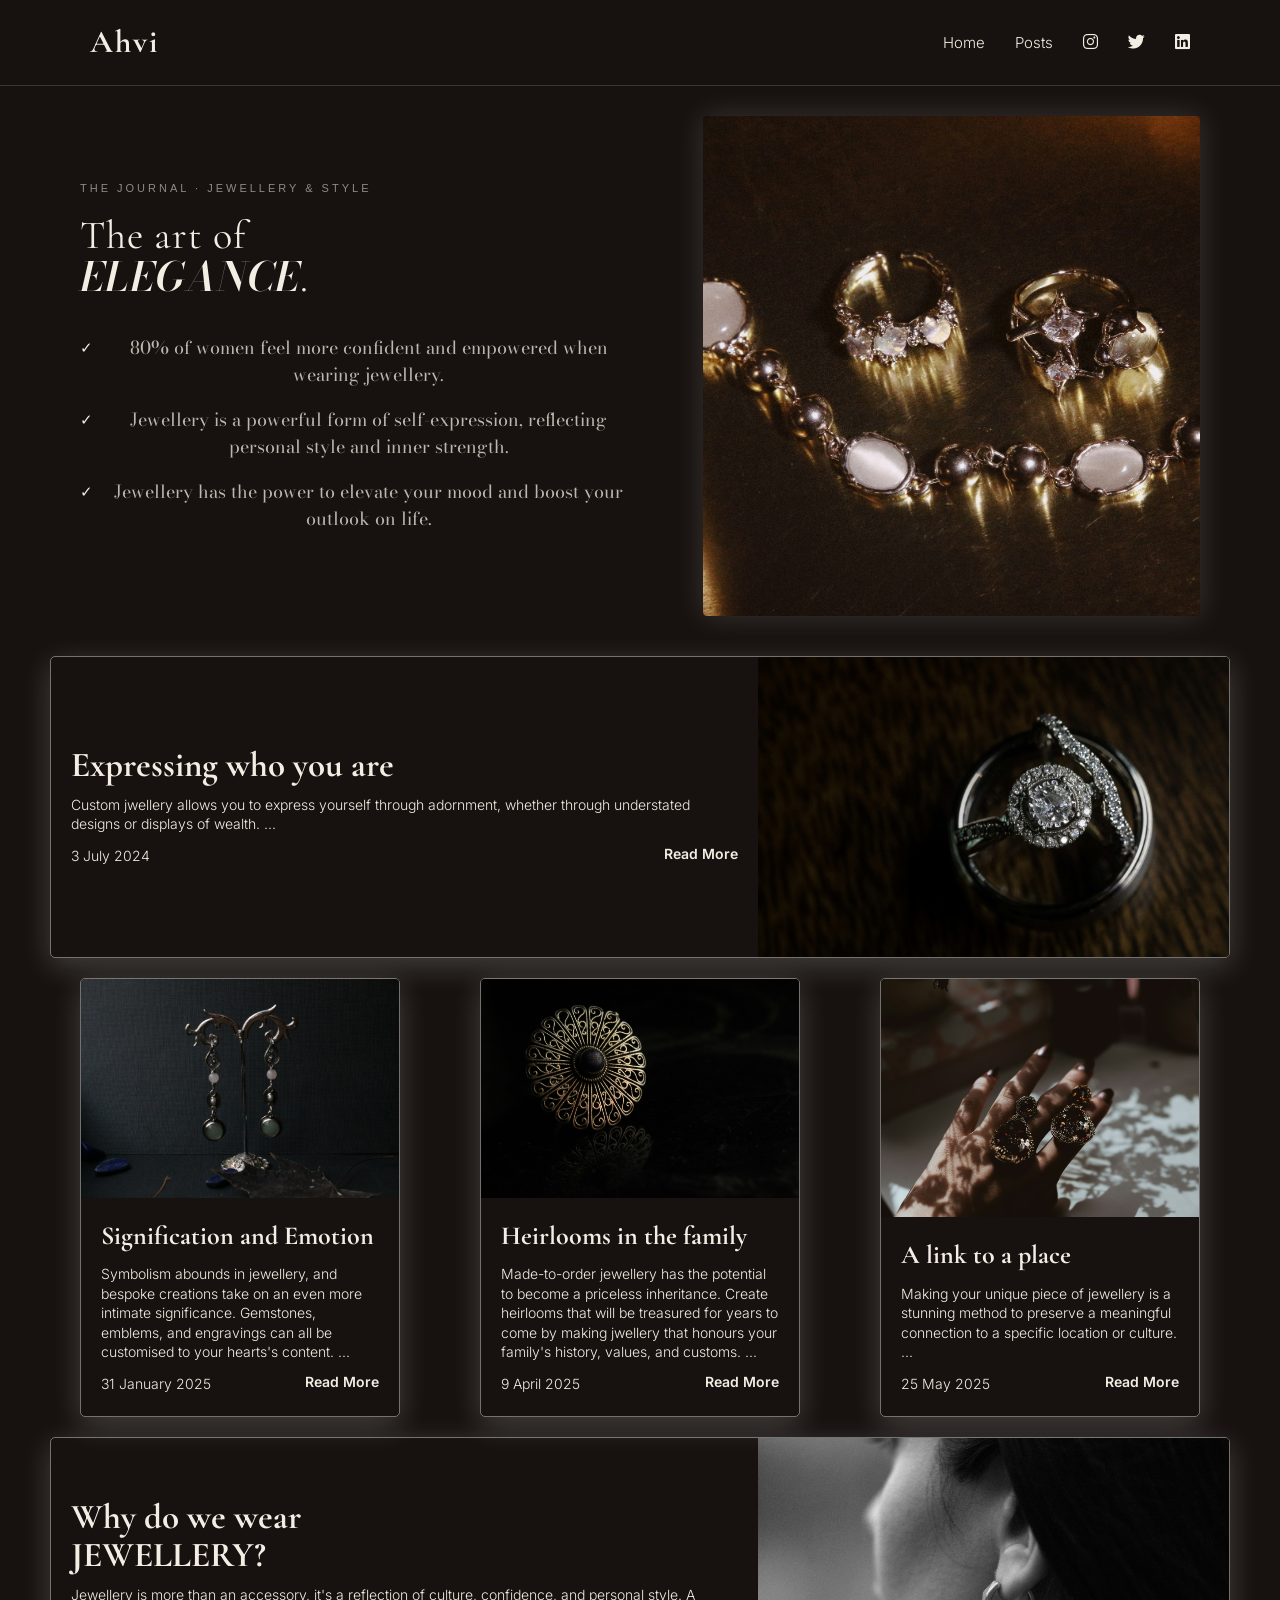
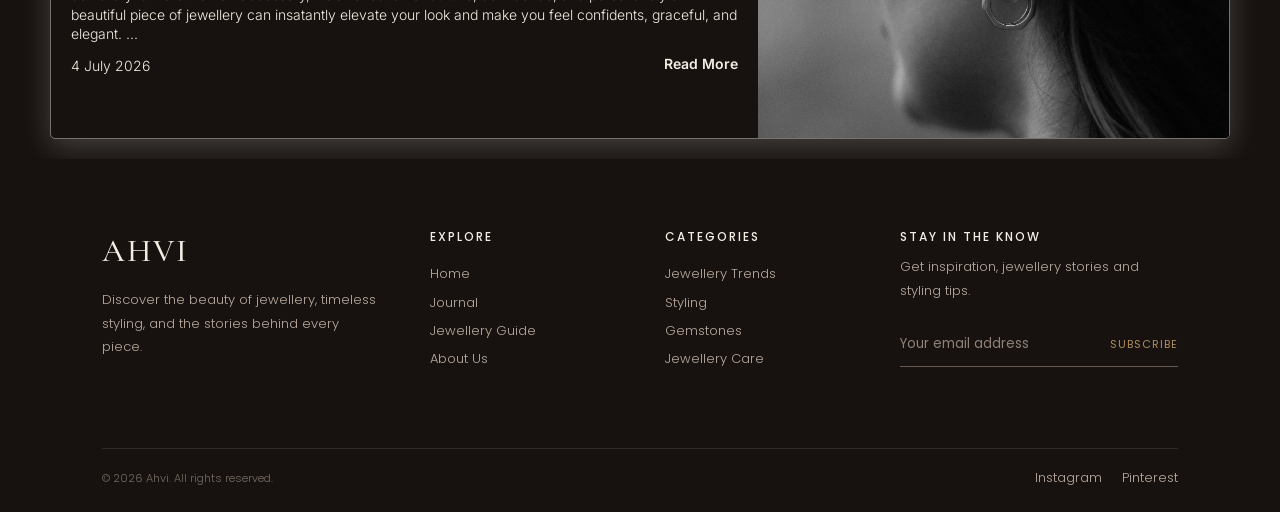
<file: index.html>
<!DOCTYPE html>
<html lang="en">
<head>
    <meta charset="UTF-8">
    <meta name="viewport" content="width=device-width, initial-scale=1.0">
    <title>Home Page | Blog</title>
    <link rel="stylesheet" href="style.css">
    <link rel="stylesheet" href="https://cdnjs.cloudflare.com/ajax/libs/font-awesome/6.5.2/css/all.min.css">
</head>
<body>
    <header>
        <nav>
            <h1 class="logo">Ahvi</h1>
            <ul>
                <li><a href="index.html">Home</a></li>
                <li><a href="post.html">Posts</a></li>
                <li>
                    <i class="fa-brands fa-instagram"></i>
                </li>
                <li>
                    <i class="fa-brands fa-twitter"></i>
                </li>
                <li>
                    <i class="fa-brands fa-linkedin"></i>
                </li>
            </ul>

        </nav>
    </header>
    
    <main>
        <section id="hero">
            <div class="hero_content">
                <p class="hero_label">THE JOURNAL · JEWELLERY & STYLE</p>
                <h1 class="heading">The art of 
                    <br>
                    <span>ELEGANCE</span>.
                </h1>
                <ul class="hero_points">
                    <li>
                        <span class="check">✓</span>
                        <span>80% of women feel more confident and empowered when wearing jewellery.</span>
                    </li>
                    <li>
                        <span class="check">✓</span>
                        <span>Jewellery is a powerful form of self-expression, reflecting personal style and inner strength.</span>
                    </li>

                    <li>
                        <span class="check">✓</span>
                        <span>Jewellery has the power to elevate your mood and boost your outlook on life.</span>
                    </li>
                </ul>
            </div>
            <div class="hero_img">
                <img src="images/hero.jpg" alt="hero">
            </div>
        </section>

        <div class="h-card">
            <div class="card-content">
                <h2>Expressing who you are</h2>
                <p>Custom jwellery allows you to express yourself through adornment, whether through understated designs or displays of wealth. ...</p>
                <div class="status">
                    <p>3 July 2024</p>
                    <a href="post.html">
                        <button class="read-btn">Read More</button>
                    </a>
                </div>
            </div>
            <img src="images/long-card.jpg" alt="long-card">
        </div>

        <div class="card_container">
            <div class="card_wrapper">
                <div class="v-card">
                    <div class="card_content">
                        <h2>Signification and Emotion</h2>
                        <p>Symbolism abounds in jewellery, and bespoke creations take on an even more intimate significance. Gemstones, emblems, and engravings can all be customised to your hearts's content. ...</p>
                        <div class="status">
                            <p>31 January 2025</p>
                            <a href="post.html">
                                <button class="read-btn">Read More</button>
                            </a>
                        </div>
                    </div>
                    <img src="images/card3.jpg" alt="card1">
                </div>
            </div>
            <div class="card_wrapper">
                <div class="v-card">
                    <div class="card_content">
                        <h2>Heirlooms in the family</h2>
                        <p>Made-to-order jewellery has the potential to become a priceless inheritance. Create heirlooms that will be treasured for years to come by making jwellery that honours your family's history, values, and customs. ...</p>
                        <div class="status">
                            <p>9 April 2025</p>
                            <a href="post.html">
                                <button class="read-btn">Read More</button>
                            </a>
                        </div>
                    </div>
                    <img src="images/card1.jpg" alt="card1">
                </div>
            </div>
            <div class="card_wrapper">
                <div class="v-card">
                    <div class="card_content">
                        <h2>A link to a place</h2>
                        <p>Making your unique piece of jewellery is a stunning method to preserve a meaningful connection to a specific location or culture. ...</p>
                        <div class="status">
                            <p>25 May 2025</p>
                            <a href="post.html">
                                <button class="read-btn">Read More</button>
                            </a>
                        </div>
                    </div>
                    <img src="images/card2.jpg" alt="card1">
                </div>
            </div>
        </div>

        <div class="h-card">
            <div class="card-content">
                <h2 class="why">Why do we wear <br>
                JEWELLERY?</h2>
                <p>Jewellery is more than an accessory, it's a reflection of culture, confidence, and personal style. A beautiful piece of jewellery can insatantly elevate your look and make you feel confidents, graceful, and elegant. ...</p>
                <div class="status">
                    <p>4 July 2026</p>
                    <a href="post.html">
                        <button class="read-btn">Read More</button>
                    </a>
                </div>
            </div>
            <img src="images/long-big-card.jpg" alt="long-big-card">
        </div>
    </main>

    <footer class="footer">
        <div class="footer_brand">
            <h2>AHVI</h2>
            <p>Discover the beauty of jewellery, timeless styling, and the stories behind every piece.</p>
        </div>
        <div class="footer_links">
            <h3>EXPLORE</h3>
            <a href="index.html">Home</a>
            <a href="blog.html">Journal</a>
            <a href="#">Jewellery Guide</a>
            <a href="#">About Us</a>
        </div>
        <div class="footer_links">
            <h3>CATEGORIES</h3>
            <a href="#">Jewellery Trends</a>
            <a href="#">Styling</a>
            <a href="#">Gemstones</a>
            <a href="#">Jewellery Care</a>
        </div>
        <div class="footer_newsletter">
            <h3>STAY IN THE KNOW</h3>
            <p>Get inspiration, jewellery stories and styling tips.</p>
            <div class="newsletter">
                <input type="email" placeholder="Your email address">
                <button>SUBSCRIBE</button>
            </div>
        </div>
        <div class="footer_bottom">
            <p>© 2026 Ahvi. All rights reserved.</p>
            <div>
                <a href="#">Instagram</a>
                <a href="#">Pinterest</a>
            </div>
        </div>
    </footer>
</body>
</html>
</file>
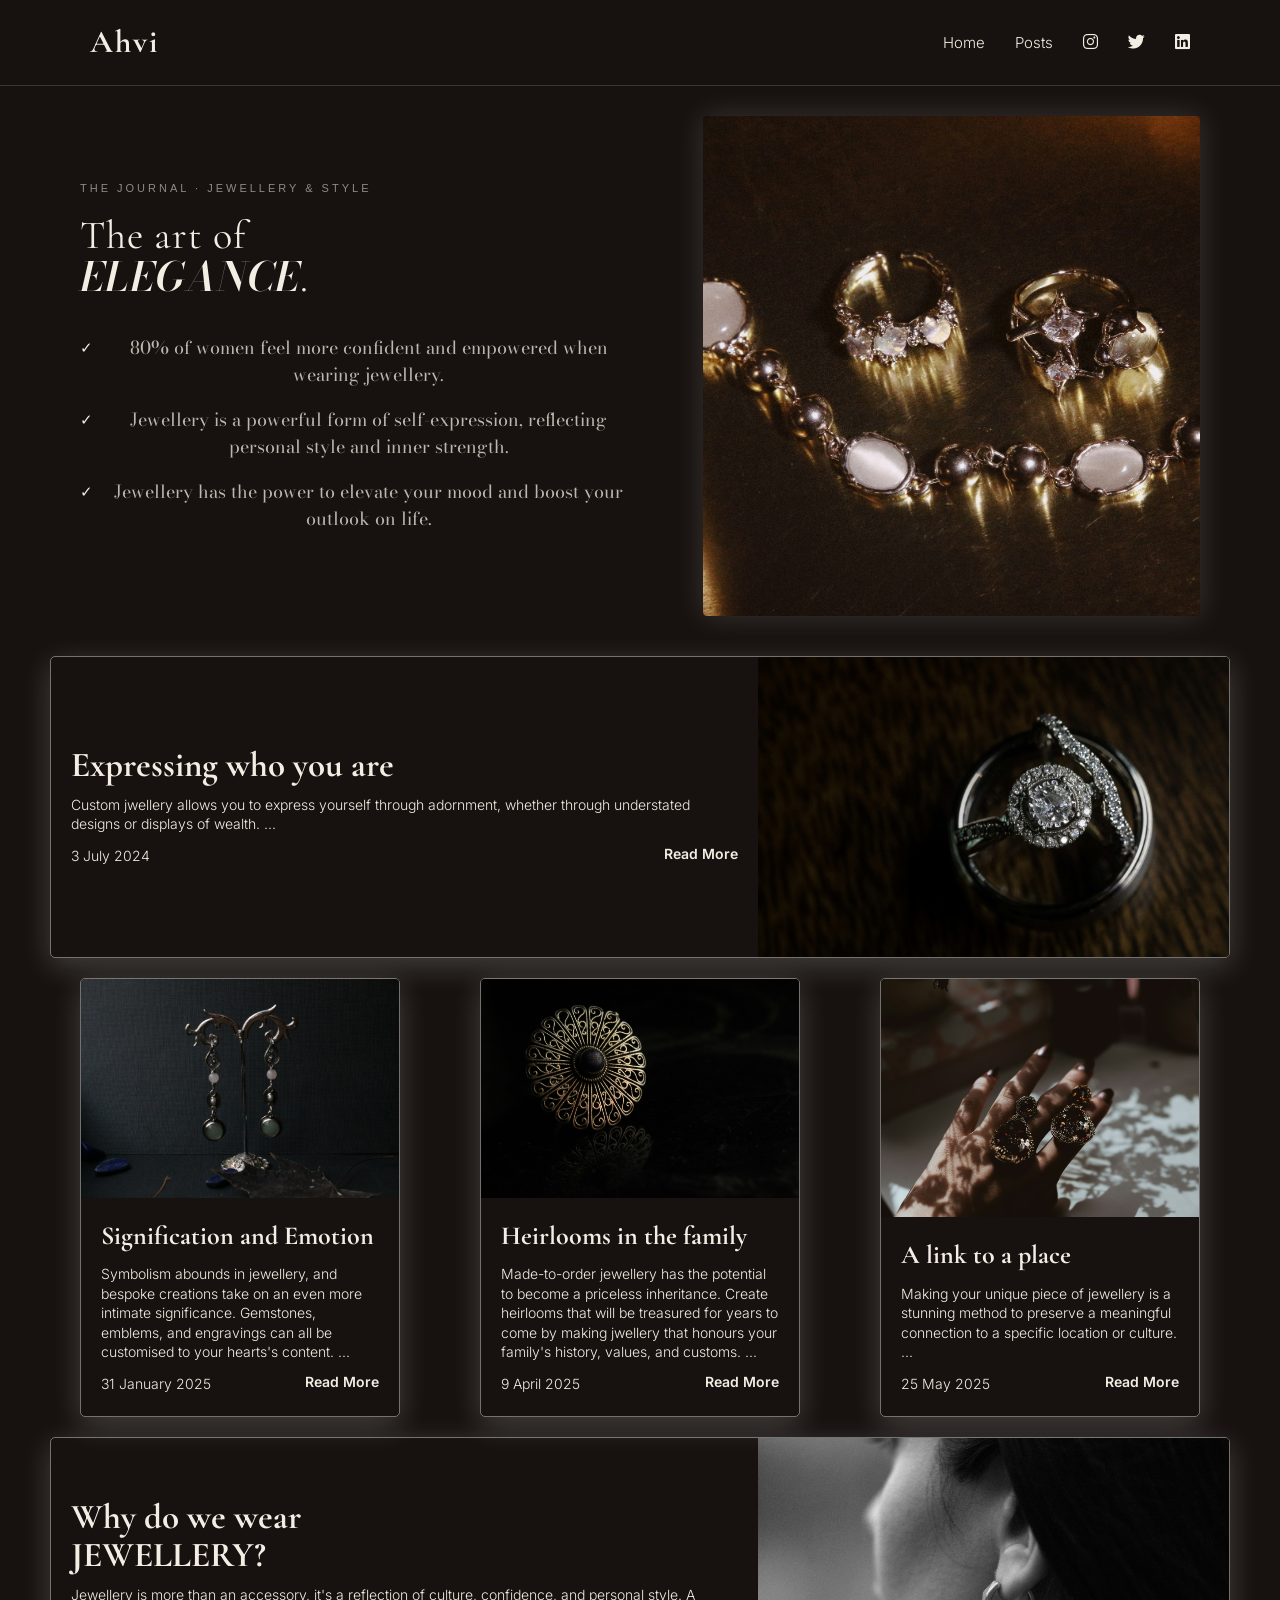
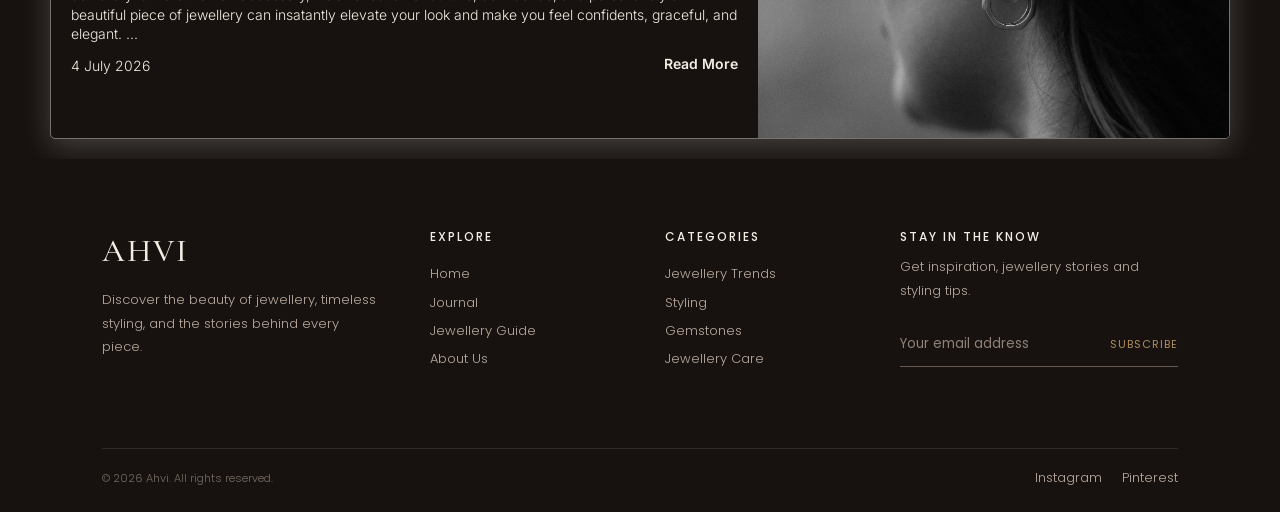
<file: home.html>
<!DOCTYPE html>
<html lang="en">
<head>
    <meta charset="UTF-8">
    <meta name="viewport" content="width=device-width, initial-scale=1.0">
    <title>Home Page | Blog</title>
    <link rel="stylesheet" href="style.css">
    <link rel="stylesheet" href="https://cdnjs.cloudflare.com/ajax/libs/font-awesome/6.5.2/css/all.min.css">
</head>
<body>
    <header>
        <nav>
            <h1 class="logo">Ahvi</h1>
            <ul>
                <li><a href="home.html">Home</a></li>
                <li><a href="post.html">Posts</a></li>
                <li>
                    <i class="fa-brands fa-instagram"></i>
                </li>
                <li>
                    <i class="fa-brands fa-twitter"></i>
                </li>
                <li>
                    <i class="fa-brands fa-linkedin"></i>
                </li>
            </ul>

        </nav>
    </header>
    
    <main>
        <section id="hero">
            <div class="hero_content">
                <p class="hero_label">THE JOURNAL · JEWELLERY & STYLE</p>
                <h1 class="heading">The art of 
                    <br>
                    <span>ELEGANCE</span>.
                </h1>
                <ul class="hero_points">
                    <li>
                        <span class="check">✓</span>
                        <span>80% of women feel more confident and empowered when wearing jewellery.</span>
                    </li>
                    <li>
                        <span class="check">✓</span>
                        <span>Jewellery is a powerful form of self-expression, reflecting personal style and inner strength.</span>
                    </li>

                    <li>
                        <span class="check">✓</span>
                        <span>Jewellery has the power to elevate your mood and boost your outlook on life.</span>
                    </li>
                </ul>
            </div>
            <div class="hero_img">
                <img src="images/hero.jpg" alt="hero">
            </div>
        </section>

        <div class="h-card">
            <div class="card-content">
                <h2>Expressing who you are</h2>
                <p>Custom jwellery allows you to express yourself through adornment, whether through understated designs or displays of wealth. ...</p>
                <div class="status">
                    <p>3 July 2024</p>
                    <a href="post.html">
                        <button class="read-btn">Read More</button>
                    </a>
                </div>
            </div>
            <img src="images/long-card.jpg" alt="long-card">
        </div>

        <div class="card_container">
            <div class="card_wrapper">
                <div class="v-card">
                    <div class="card_content">
                        <h2>Signification and Emotion</h2>
                        <p>Symbolism abounds in jewellery, and bespoke creations take on an even more intimate significance. Gemstones, emblems, and engravings can all be customised to your hearts's content. ...</p>
                        <div class="status">
                            <p>31 January 2025</p>
                            <a href="post.html">
                                <button class="read-btn">Read More</button>
                            </a>
                        </div>
                    </div>
                    <img src="images/card3.jpg" alt="card1">
                </div>
            </div>
            <div class="card_wrapper">
                <div class="v-card">
                    <div class="card_content">
                        <h2>Heirlooms in the family</h2>
                        <p>Made-to-order jewellery has the potential to become a priceless inheritance. Create heirlooms that will be treasured for years to come by making jwellery that honours your family's history, values, and customs. ...</p>
                        <div class="status">
                            <p>9 April 2025</p>
                            <a href="post.html">
                                <button class="read-btn">Read More</button>
                            </a>
                        </div>
                    </div>
                    <img src="images/card1.jpg" alt="card1">
                </div>
            </div>
            <div class="card_wrapper">
                <div class="v-card">
                    <div class="card_content">
                        <h2>A link to a place</h2>
                        <p>Making your unique piece of jewellery is a stunning method to preserve a meaningful connection to a specific location or culture. ...</p>
                        <div class="status">
                            <p>25 May 2025</p>
                            <a href="post.html">
                                <button class="read-btn">Read More</button>
                            </a>
                        </div>
                    </div>
                    <img src="images/card2.jpg" alt="card1">
                </div>
            </div>
        </div>

        <div class="h-card">
            <div class="card-content">
                <h2 class="why">Why do we wear <br>
                JEWELLERY?</h2>
                <p>Jewellery is more than an accessory, it's a reflection of culture, confidence, and personal style. A beautiful piece of jewellery can insatantly elevate your look and make you feel confidents, graceful, and elegant. ...</p>
                <div class="status">
                    <p>4 July 2026</p>
                    <a href="post.html">
                        <button class="read-btn">Read More</button>
                    </a>
                </div>
            </div>
            <img src="images/long-big-card.jpg" alt="long-big-card">
        </div>
    </main>

    <footer class="footer">
        <div class="footer_brand">
            <h2>AHVI</h2>
            <p>Discover the beauty of jewellery, timeless styling, and the stories behind every piece.</p>
        </div>
        <div class="footer_links">
            <h3>EXPLORE</h3>
            <a href="index.html">Home</a>
            <a href="blog.html">Journal</a>
            <a href="#">Jewellery Guide</a>
            <a href="#">About Us</a>
        </div>
        <div class="footer_links">
            <h3>CATEGORIES</h3>
            <a href="#">Jewellery Trends</a>
            <a href="#">Styling</a>
            <a href="#">Gemstones</a>
            <a href="#">Jewellery Care</a>
        </div>
        <div class="footer_newsletter">
            <h3>STAY IN THE KNOW</h3>
            <p>Get inspiration, jewellery stories and styling tips.</p>
            <div class="newsletter">
                <input type="email" placeholder="Your email address">
                <button>SUBSCRIBE</button>
            </div>
        </div>
        <div class="footer_bottom">
            <p>© 2026 Ahvi. All rights reserved.</p>
            <div>
                <a href="#">Instagram</a>
                <a href="#">Pinterest</a>
            </div>
        </div>
    </footer>
</body>
</html>
</file>
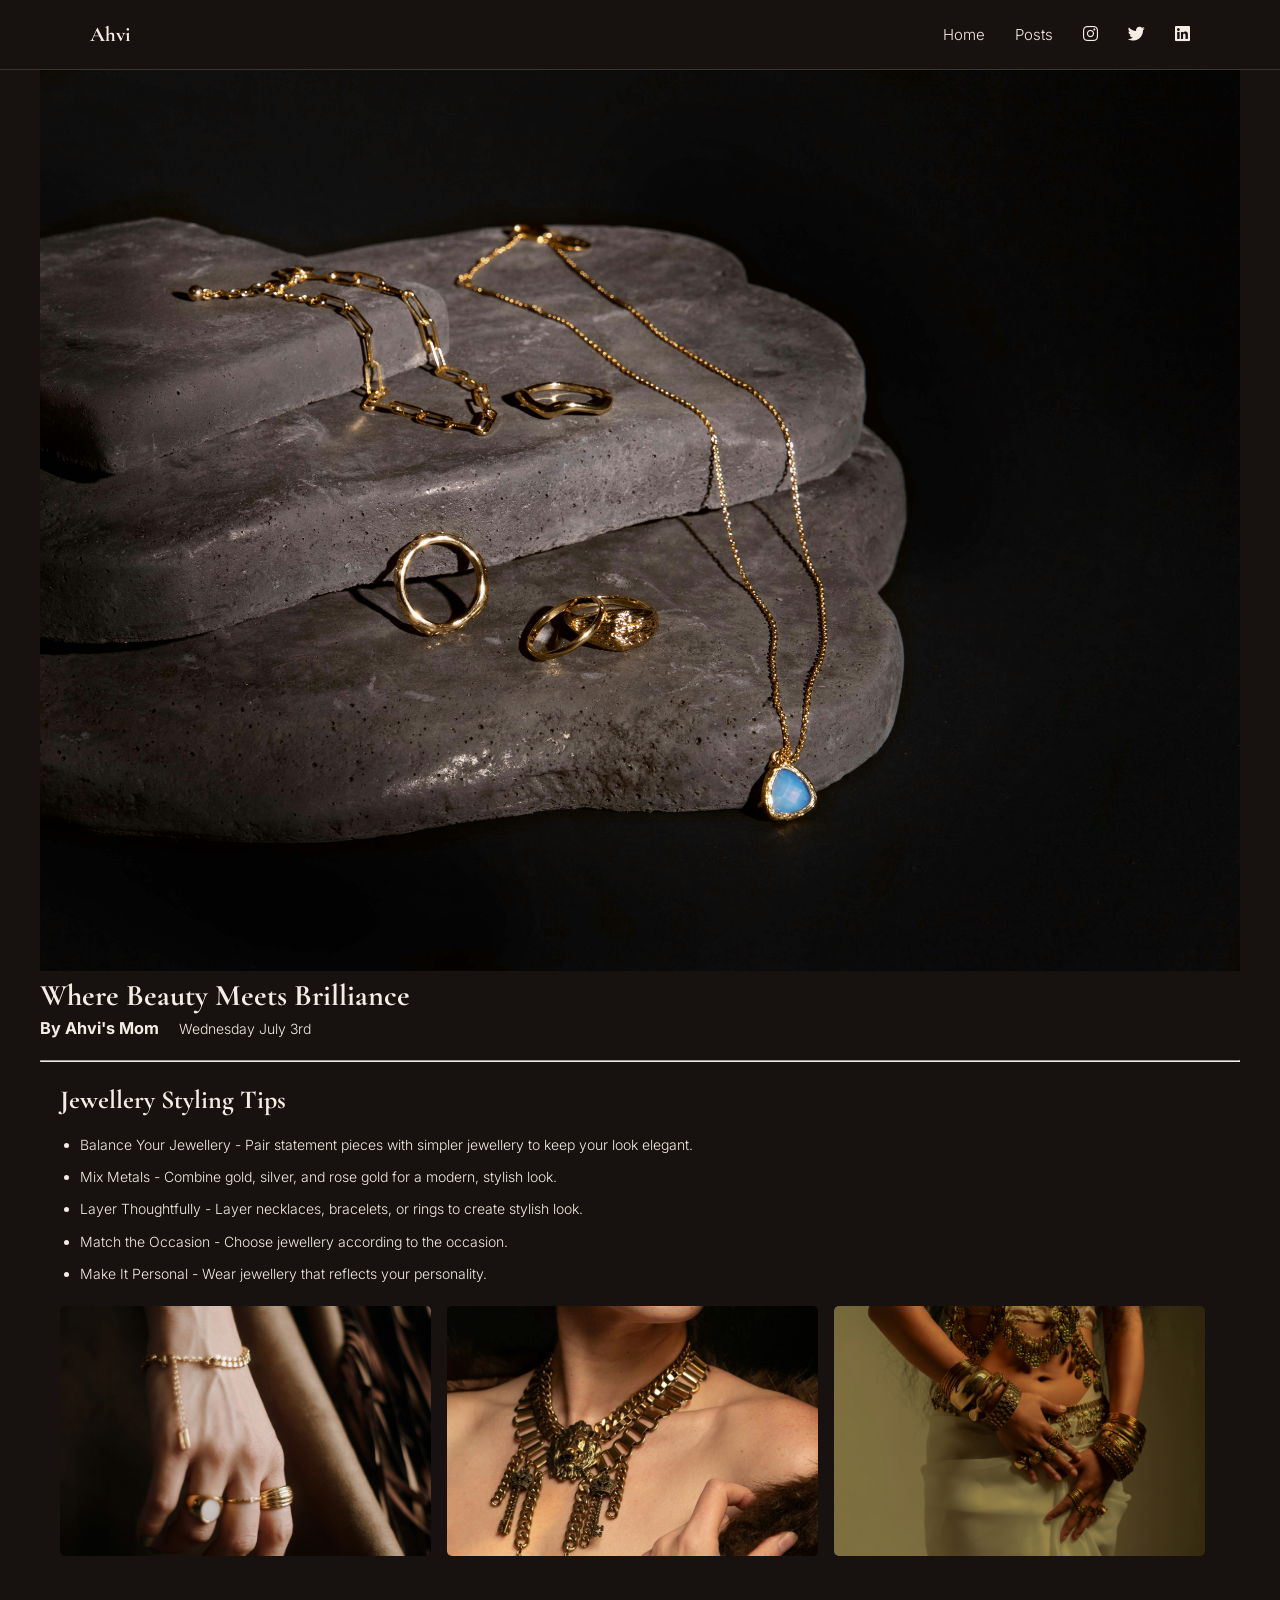
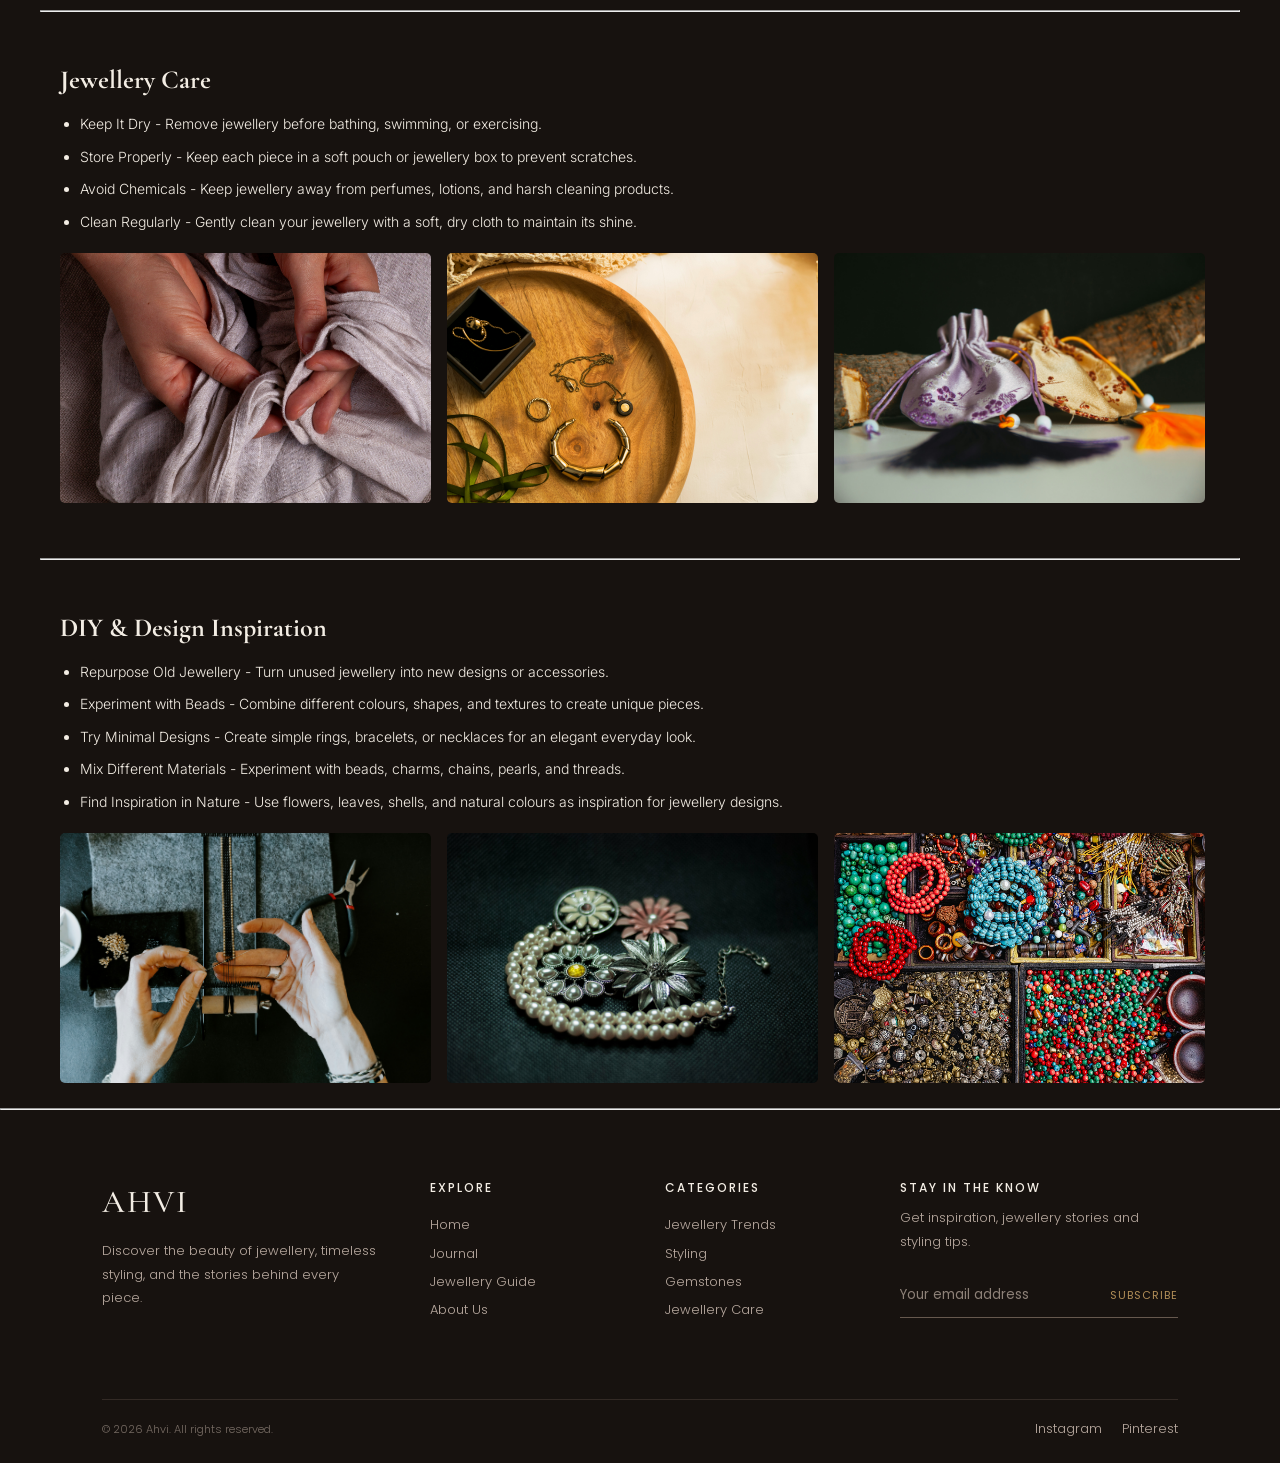
<file: post.html>
<!DOCTYPE html>
<html lang="en">
<head>
    <meta charset="UTF-8">
    <meta name="viewport" content="width=device-width, initial-scale=1.0">
    <title>Post Page | Blog</title>
    <link rel="stylesheet" href="style.css">
    <link rel="stylesheet" href="https://cdnjs.cloudflare.com/ajax/libs/font-awesome/6.5.2/css/all.min.css">
</head>
<body>
    <header>
        <nav>
            <h1>Ahvi</h1>
            <ul>
                <li><a href="index.html">Home</a></li>
                <li><a href="post.html">Posts</a></li>
                <li>
                    <i class="fa-brands fa-instagram"></i>
                </li>
                <li>
                    <i class="fa-brands fa-twitter"></i>
                </li>
                <li>
                    <i class="fa-brands fa-linkedin"></i>
                </li>
            </ul>
        </nav>
    </header>

    <main class="post">
        <section>
            <div class="banner_img">
                <img src="images/banner.jpg" alt="banner">
            </div>
            <h1>Where Beauty Meets Brilliance</h1>
            <div class="Mom">
                <h3>By Ahvi's Mom</h3>
                <p>Wednesday July 3rd</p>
            </div>
        </section>   
        <hr>
        <article>
            <div class="Styling">
                <h2>Jewellery Styling Tips</h2>
                <ul>
                    <li>Balance Your Jewellery - Pair statement pieces with simpler jewellery to keep your look elegant.</li>
                    <li>Mix Metals - Combine gold, silver, and rose gold for a modern, stylish look.</li>
                    <li>Layer Thoughtfully - Layer necklaces, bracelets, or rings to create stylish look.</li>
                    <li>Match the Occasion - Choose jewellery according to the occasion.</li>
                    <li>Make It Personal - Wear jewellery that reflects your personality.</li>
                </ul>
                <img src="images/styling1.jpg" alt="hand-styling">
                <img src="images/styling2.jpg" alt="neck-styling">
                <img src="images/styling3.jpg" alt="overall-styling">
            </div>
            <hr>
            <div class="care">
                <h2>Jewellery Care</h2>
                <ul>
                    <li>Keep It Dry - Remove jewellery before bathing, swimming, or exercising.</li>
                    <li>Store Properly - Keep each piece in a soft pouch or jewellery box to prevent scratches.</li>
                    <li>Avoid Chemicals - Keep jewellery away from perfumes, lotions, and harsh cleaning products.</li>
                    <li>Clean Regularly - Gently clean your jewellery with a soft, dry cloth to maintain its shine.</li>
                </ul>
                <img src="images/care1.jpg" alt="soft cleaning">
                <img src="images/care2.jpg" alt="keep aside">
                <img src="images/care3.jpg" alt="inside pouch">
            </div>
            <hr>
            <div class="diy">
                <h2>DIY & Design Inspiration</h2>
                <ul>
                    <li>Repurpose Old Jewellery - Turn unused jewellery into new designs or accessories.</li>
                    <li>Experiment with Beads - Combine different colours, shapes, and textures to create unique pieces.</li>
                    <li>Try Minimal Designs - Create simple rings, bracelets, or necklaces for an elegant everyday look.</li>
                    <li>Mix Different Materials - Experiment with beads, charms, chains, pearls, and threads.</li>
                    <li>Find Inspiration in Nature - Use flowers, leaves, shells, and natural colours as inspiration for jewellery designs.</li>
                </ul>
                <img src="images/diy1.jpg" alt="bracelete making">
                <img src="images/diy2.jpg" alt="brotches">
                <img src="images/diy3.jpg" alt="beads">
            </div>
        </article> 
    </main>
    <hr>


    <footer class="footer">
        <div class="footer_brand">
            <h2>AHVI</h2>
            <p>Discover the beauty of jewellery, timeless styling, and the stories behind every piece.</p>
        </div>
        <div class="footer_links">
            <h3>EXPLORE</h3>
            <a href="index.html">Home</a>
            <a href="blog.html">Journal</a>
            <a href="#">Jewellery Guide</a>
            <a href="#">About Us</a>
        </div>
        <div class="footer_links">
            <h3>CATEGORIES</h3>
            <a href="#">Jewellery Trends</a>
            <a href="#">Styling</a>
            <a href="#">Gemstones</a>
            <a href="#">Jewellery Care</a>
        </div>
        <div class="footer_newsletter">
            <h3>STAY IN THE KNOW</h3>
            <p>Get inspiration, jewellery stories and styling tips.</p>
            <div class="newsletter">
                <input type="email" placeholder="Your email address">
                <button>SUBSCRIBE</button>
            </div>
        </div>
        <div class="footer_bottom">
            <p>© 2026 Ahvi. All rights reserved.</p>
            <div>
                <a href="#">Instagram</a>
                <a href="#">Pinterest</a>
            </div>
        </div>
    </footer>
</body>
</html>
</file>
<file: style.css>
@import url("https://fonts.googleapis.com/css2?family=Roboto:ital,wght@0,100;0,300;0,500;0,700;0,900;1,100;1,300;1,400;1,500;1,700;1,900&display=swap"); 

@import url('https://fonts.googleapis.com/css2?family=Poppins:wght@300;400;500;600;700&display=swap');

@import url('https://fonts.googleapis.com/css2?family=Bodoni+Moda:opsz,wght@6..96,400;6..96,500;6..96,600;6..96,700&display=swap');

@import url('https://fonts.googleapis.com/css2?family=Cormorant+Garamond:wght@400;500;600;700&display=swap');

@import url('https://fonts.googleapis.com/css2?family=Inter:wght@300;400;500;600;700&display=swap');

* { 
    margin: 0; 
    padding: 0; 
    box-sizing: border-box; 

}

html {
    font-size: 62.5%
}

html, body {
    font-family: "Inter", sans-serif;
    font-weight: 300;
    line-height: 1.4;
    scroll-behavior: smooth;
}

img {
    width: 300px;
    height: auto;
}

body {
    font-size: 1.4rem;
    background-color: #17120F;
    color: #F3EDE4;
}

h1 {
    font-family: "Cormorant Garamond", serif;
}

span {
    font-family: "Bodoni Moda", serif;
}

ul {
    list-style: none;
}

a {
    text-decoration: none;
    color: #F3EDE4;
}

h2 {
    font-family: "Cormorant Garamond", serif;
    font-size: 26px;
}

header {
    width: 100%;
    padding: 20px 7%;
    border-bottom: 1px solid rgba(255, 255, 255, 0.15);
    /* position: sticky;
    top: 0;
    background: #fff; */
}

nav{
    display: flex;
    justify-content: space-between;
    align-items: center;
    /* padding: 1rem;
    width: 1200pxS;
    margin: 0 auto;
    background-color: #17120F;
    color: white; */
}

.logo {
    font-family:  "Cormorant Garamond", serif;
    font-size: 32px;
    letter-spacing: 2px;
    color: #F3EDE4;
}

nav ul {
    display: flex;
    align-items: center;
    gap: 30px;
    list-style: none;
    /* gap: 2rem; */
}

nav ul a {
    color: #F3EDE4;
    text-decoration: none;
}

nav ul li {
    color: #F3EDE4;
    cursor: pointer;
    font-size: 1.5rem;
}

nav ul li:hover,
nav ul a:hover {
    color: #c9a227;
}

nav ul li i {
    font-size: 17px;
    transition: 0.3s ease;
}

nav ul li i:hover {
    transform: translateY(-3px);
    color: #c9a227;
}

main {
    max-width: 1200px;
    margin: 0 auto;
}

#hero {
    max-width: 1200px;
    margin: 0 auto;
    padding: 30px 40px 80px;
    display: grid;
    grid-template-columns: 1fr 0.9fr;
    align-items: center;
    gap: 70px;
    padding-bottom: 20px;
}

.hero_content {
    max-width: 560px;
}

.heading {
    font-family: "Cormorant Garamond", serif;
    font-size: 4rem;
    font-weight: 400;
    line-height: 1.05;
    letter-spacing: 1px;
    color: #F3EDE4;
    margin-bottom: 35px;
}

.heading span {
    font-style: italic;
    font-weight: 600;
}

.hero_points {
    list-style: none;
    padding: 0;
    margin: 0;
}

.hero_points li {
    display: flex;
    align-items: flex-start;
    gap: 12px;
    margin-bottom: 18px;
    font-family: "Cormorant Garamond", serif;
    font-size: 18px;
    line-height: 1.5;
    text-align: center;
    color: rgba(243, 237, 228, 0.75);
}

.check {
    color: #F3EDE4;
    font-size: 15px;
    margin-top: 3px;
}

.hero_label {
    font-family: Arial, sans-serif;
    font-size: 11px;
    letter-spacing: 3px;
    color: rgba(243, 237, 228, 0.55);
    margin-bottom: 18px;
}

.hero_img {
    width: 100%;
}

.hero_img img {
    width: 100%;
    height: 500px;
    object-fit: cover;
    display: block;
    border-radius: 4px;
    box-shadow: 0 0 30px rgba(255, 255, 255, 0.15);
}

@media (max-width: 768px) {
    #hero {
        grid-template-columns: 1fr;
        padding: 50px 25px;
        gap: 40px;
    }

    .heading {
        font-size: 3rem;
    }

    .hero_points li {
        font-size: 17px;
    }

    .hero_img img {
        height: 400px;
    }
}

.h-card {
    display: flex;
    margin: 2rem 1rem;
    box-shadow: 0 8px 30px rgba(255, 255, 255, 0.2);
    align-items: stretch;
    border: 1px solid rgba(255, 255, 255, 0.4);
    border-radius: 0.5rem;
    overflow: hidden;
}

.card-content {
    padding: 2rem;
    display: flex;
    flex-direction: column;
    justify-content: center;
    gap: 1rem;
    flex: 1;
}

.h-card img {
    width: 40%;
    height: 300px;
    object-fit: cover;
}

.status {
    display: flex;
    justify-content: space-between;
    align-items: center;
}

.read-btn {
    all: unset;
    font-weight: 600;
    cursor: pointer;
    border-bottom: 1px solid transparent;
    padding-bottom: 3px;
}

.read-btn:hover {
    border-bottom: 1px solid #F3EDE4;
}

.v-card img {
    width: 100%;
    height: 100%;
}

.v-card {
    display: flex;
    flex-direction: column-reverse;
    max-width: 320px;
    box-shadow:0 8px 30px rgba(255, 255, 255, 0.2);
    align-items: center;
    border: 1px solid rgba(255, 255, 255, 0.4);
    border-radius: 0.5rem;
    overflow: hidden;
}

.card_container {
    margin: 0 auto;
    display: grid;
    grid-template-columns: repeat(auto-fit, minmax(320px, 1fr));
}

.card_wrapper {
    display: flex;
    justify-content: center;
}

.card_content {
    padding: 2rem;
    display: flex;
    flex-direction: column;
    justify-content: center;
    gap: 1rem;
    flex: 1;
}

.card-content h2 {
    font-family: "Cormorant Garamond", serif;
    font-size: 3.5rem;
    line-height: 1.1;
}

/* footer  */
 .footer {
    background: #17120F;
    color: #F3EDE4;
    padding: 70px 8% 25px;

    display: grid;
    grid-template-columns: 1.5fr 1fr 1fr 1.5fr;
    gap: 50px;
}

.footer_brand h2 {
    font-family: "Cormorant Garamond", serif;
    font-size: 32px;
    letter-spacing: 2px;
    font-weight: 500;
    margin-bottom: 15px;
}

.footer_brand p,
.footer_newsletter p {
    color: #B9AAA0;
    font-family: "Poppins", sans-serif;
    font-size: 13px;
    line-height: 1.8;
    max-width: 300px;
}

.footer_links {
    display: flex;
    flex-direction: column;
    gap: 10px;
}

.footer_links h3,
.footer_newsletter h3 {
    font-family: "Poppins", sans-serif;
    font-size: 12px;
    letter-spacing: 2px;
    font-weight: 500;
    margin-bottom: 10px;
}

.footer_links a,
.footer_bottom a {
    color: #B9AAA0;
    text-decoration: none;
    font-family: "Poppins", sans-serif;
    font-size: 13px;
    transition: 0.3s;
}

.footer_links a:hover,
.footer_bottom a:hover {
    color: #B08D57;
}

.newsletter {
    display: flex;
    margin-top: 20px;
    border-bottom: 1px solid #66584E;
}

.newsletter input {
    width: 100%;
    background: transparent;
    border: none;
    outline: none;
    padding: 12px 0;
    color: #F3EDE4;
    font-family: "Poppins", sans-serif;
}

.newsletter input::placeholder {
    color: #8D8178;
}

.newsletter button {
    background: transparent;
    border: none;
    color: #B08D57;
    font-family: "Poppins", sans-serif;
    font-size: 11px;
    letter-spacing: 1px;
    cursor: pointer;
}

.footer_bottom {
    grid-column: 1 / -1;

    border-top: 1px solid #332A25;
    padding-top: 20px;
    margin-top: 30px;

    display: flex;
    justify-content: space-between;
    align-items: center;
}

.footer_bottom p {
    color: #766B63;
    font-family: "Poppins", sans-serif;
    font-size: 11px;
}

.footer_bottom div {
    display: flex;
    gap: 20px;
}

@media (max-width: 768px) {

    .footer {
        grid-template-columns: 1fr;
        gap: 35px;
        padding: 50px 8% 25px;
    }

    .footer_bottom {
        flex-direction: column;
        gap: 15px;
        align-items: flex-start;
    }
}

/* post  */

.post h1 {
    font-size: 3rem;
}

.post hr {
    margin: 2rem 0;
}

.banner_img  img{
    width: 100%;
}

.Mom {
    display: flex;
    gap: 2rem;
    align-items: center;
}

article {
    display: flex;
    flex-direction: column;
    gap: 3rem;
    margin-bottom: 2rem;
}

.Styling, .care, .diy {
    padding: 0 2rem;
}

.Styling ul, .care ul, .diy ul {
    margin: 1.5rem 0 2rem;
    list-style: disc;
    padding-left: 2rem;
}

.Styling li, .care li, .diy li {
    margin-bottom: 1rem;
    line-height: 1.6;
}

.Styling img, .care img, .diy img {
    width: 32%;
    height: 250px;
    object-fit: cover;
    margin-right: 1%;
    border-radius: 5px;
}
</file>
